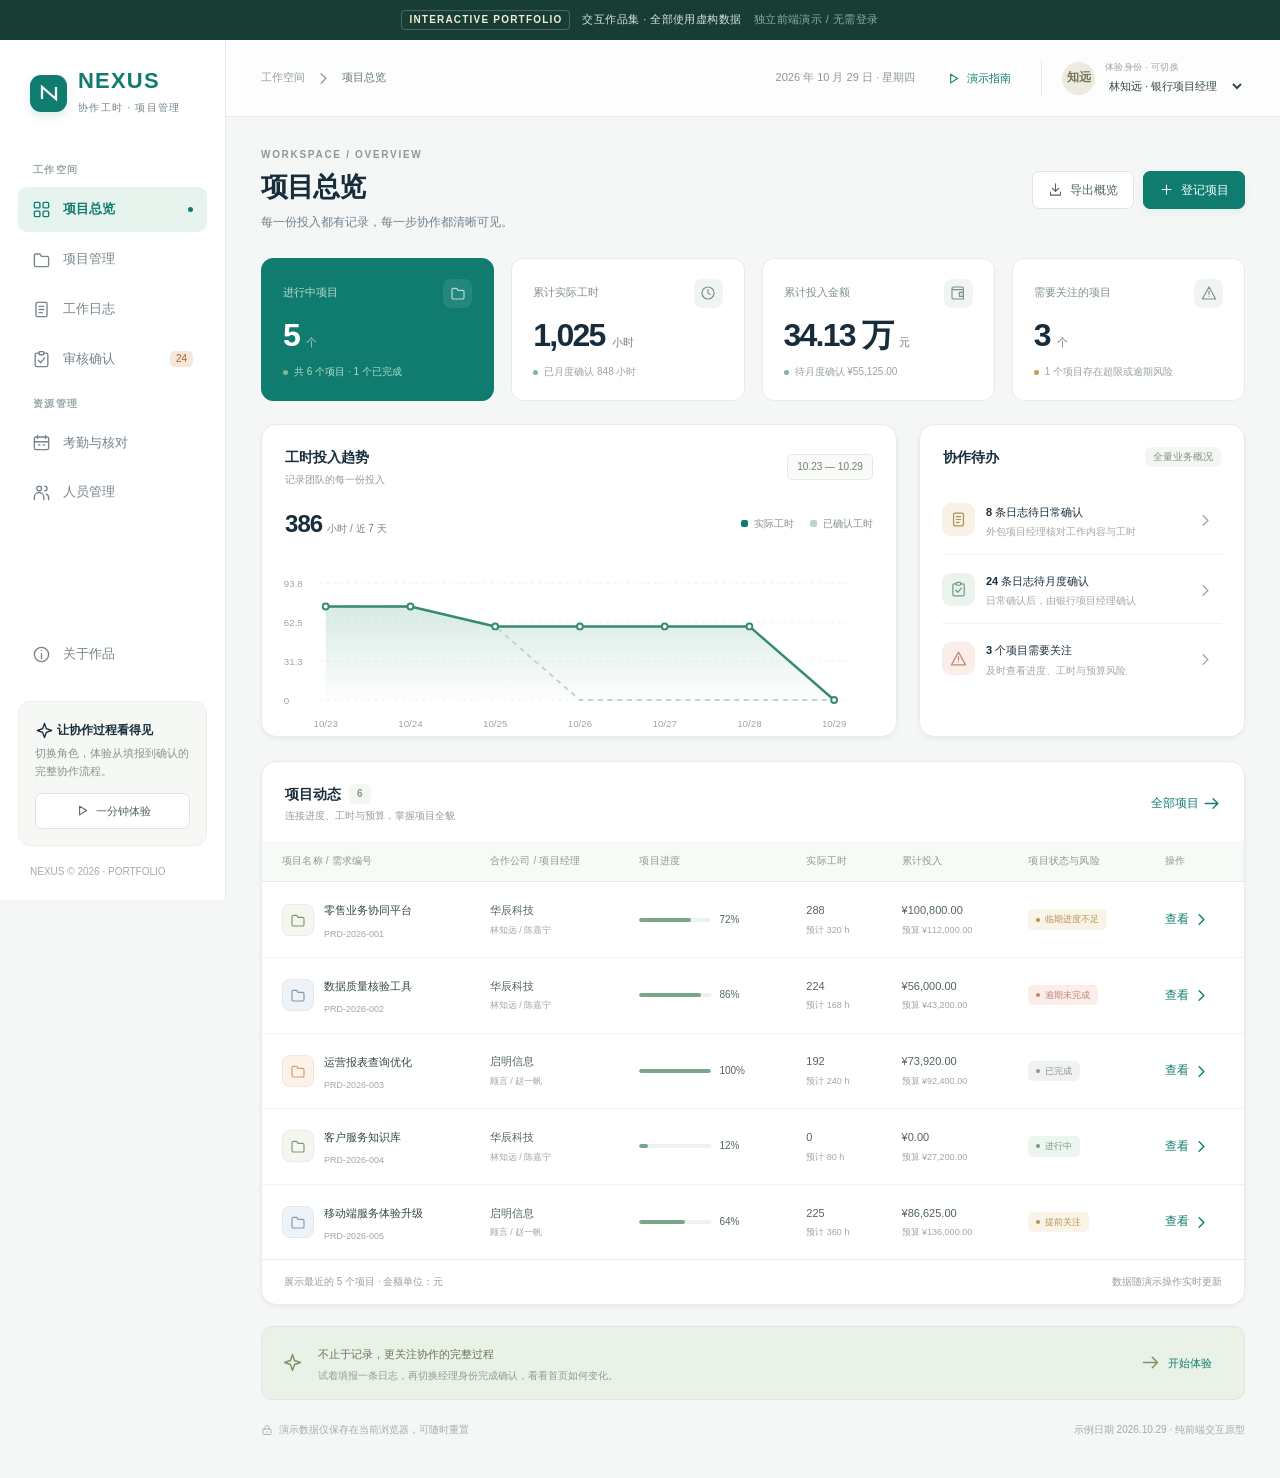
<file: index.html>
<!doctype html>
<html lang="zh-CN">
<head><meta charset="utf-8"><meta name="viewport" content="width=device-width,initial-scale=1"><meta name="theme-color" content="#107c70"><meta name="description" content="NEXUS 协作工时：外包项目工时与预算管理交互原型。体验日志填报、两级确认、预算预警及项目结算的完整流程。所有业务数据均为虚构。"><title>NEXUS · 协作工时 | 交互作品集</title><link rel="icon" href="data:image/svg+xml,%3Csvg xmlns='http://www.w3.org/2000/svg' viewBox='0 0 64 64'%3E%3Crect width='64' height='64' rx='16' fill='%23107c70'/%3E%3Cpath d='M18 44V20l28 24V20' fill='none' stroke='white' stroke-width='6' stroke-linejoin='round'/%3E%3C/svg%3E"><link rel="stylesheet" href="style.css"><script src="app.js" defer></script></head>
<body><div class="demo-bar"><b>INTERACTIVE PORTFOLIO</b><span>交互作品集 · 全部使用虚构数据</span><span>独立前端演示 / 无需登录</span></div><div id="app"></div><div id="modal-root"></div><div id="toast-root" role="status" aria-live="polite"></div><div id="print-root"></div><noscript>请启用 JavaScript，以体验项目查询、日志填报及审核确认。</noscript></body>
</html>
</file>
<file: style.css>
@charset "UTF-8";
:root{--ink:#182d3b;--muted:#71828c;--line:#e7eceb;--teal:#107c70;--teal-dark:#096054;--mint:#e7f3ed;--bg:#f5f7f6;--white:#fff;--orange:#bd7931;--red:#c3544e;--radius:15px;--shadow:0 4px 24px #193b3010}*{box-sizing:border-box}body{margin:0;color:var(--ink);background:var(--bg);font:14px/1.6 -apple-system,BlinkMacSystemFont,"Segoe UI","PingFang SC","Microsoft YaHei",sans-serif}button,input,select,textarea{font:inherit}button,a,input,select,textarea{-webkit-tap-highlight-color:transparent}button{cursor:pointer}a{color:var(--teal);text-decoration:none}button:disabled{cursor:not-allowed;opacity:.42}button:focus-visible,a:focus-visible,input:focus-visible,select:focus-visible,textarea:focus-visible{outline:3px solid #38a49180;outline-offset:3px}svg{vertical-align:middle;flex-shrink:0}.icon{width:19px;height:19px;stroke:currentColor;fill:none;stroke-width:1.7;stroke-linecap:round;stroke-linejoin:round}.demo-bar{min-height:40px;background:#173d35;color:#d4e6df;display:flex;align-items:center;justify-content:center;gap:12px;font-size:11px;letter-spacing:.04em;padding:8px 18px}.demo-bar b{font-size:10px;letter-spacing:.12em;border:1px solid #ffffff38;border-radius:4px;padding:1px 7px;color:#f2edd5}.demo-bar span:last-child{opacity:.65}.sidebar{width:226px;position:fixed;top:40px;bottom:0;left:0;background:#fff;border-right:1px solid var(--line);padding:30px 18px 20px;display:flex;flex-direction:column;z-index:25}.brand{display:flex;gap:11px;align-items:center;padding:0 12px 32px}.brand-mark{height:37px;width:37px;border-radius:11px;background:var(--teal);color:#fff;display:grid;place-items:center;box-shadow:0 4px 10px #107c7026}.brand-mark svg{width:24px;height:24px}.brand strong{font-size:22px;line-height:1;letter-spacing:.055em;font-weight:750}.brand small{display:block;color:var(--muted);font-size:10px;margin-top:6px;letter-spacing:.13em}.nav-label{color:#9aa7ab;font-size:10px;font-weight:600;letter-spacing:.14em;padding:14px 15px 9px}.nav{display:flex;flex-direction:column;gap:5px}.nav button{border:0;background:transparent;color:#77848b;padding:12px 14px;display:flex;align-items:center;gap:12px;text-align:left;border-radius:9px;font-size:13px;transition:.16s}.nav button:hover{background:#f4f7f5;color:var(--teal)}.nav button.active{background:var(--mint);color:var(--teal);font-weight:650}.nav button.active::after{content:"";width:5px;height:5px;border-radius:100%;background:var(--teal);margin-left:auto}.nav .count{margin-left:auto;font-size:10px;background:#f6e7da;color:#aa6425;border-radius:5px;padding:0 6px}.side-bottom{margin-top:auto}.side-note{background:#f6f8f5;border:1px solid #ecf0e9;border-radius:12px;padding:16px;margin-top:24px}.side-note strong{font-size:12px}.side-note p{color:#889389;font-size:11px;margin:5px 0 12px}.side-note button{font-size:11px;width:100%}.copyright{font-size:10px;color:#a2ada7;padding:18px 12px 0}.shell{margin-left:226px}.topbar{height:77px;display:flex;align-items:center;justify-content:space-between;padding:0 35px;border-bottom:1px solid var(--line);background:#ffffffb8;gap:16px}.breadcrumb{font-size:11px;color:#93a09f;display:flex;align-items:center;gap:9px}.breadcrumb b{color:#647770;font-weight:500}.top-actions{display:flex;gap:18px;align-items:center}.date-label{font-size:11px;color:#8c9995}.role-picker{display:flex;align-items:center;gap:10px;border-left:1px solid var(--line);padding-left:20px}.avatar{width:33px;height:33px;border-radius:50%;background:#edeade;color:#79735c;display:grid;place-items:center;font-size:12px;font-weight:600}.role-picker select{border:0;background:transparent;color:#334a43;font-size:11px;max-width:180px;cursor:pointer}.role-picker small{display:block;font-size:9px;color:#9ca8a2;letter-spacing:.04em}.main{max-width:1600px;margin:0 auto;padding:30px 35px 40px}.page-heading{display:flex;align-items:center;justify-content:space-between;gap:18px;margin-bottom:25px}.eyebrow{font-size:10px;letter-spacing:.17em;color:#8c9a94;font-weight:600;margin-bottom:6px}.page-heading h1{font-size:27px;line-height:1.35;font-weight:650;letter-spacing:-.04em;margin:0}.page-heading p{color:var(--muted);font-size:12px;margin:8px 0 0}.actions{display:flex;align-items:center;gap:9px;flex-wrap:wrap}.btn{display:inline-flex;align-items:center;justify-content:center;gap:7px;border:1px solid #dde5e0;color:#50655c;background:#fff;padding:9px 15px;border-radius:7px;font-size:12px;font-weight:500;line-height:1.5;transition:background .16s,transform .16s;white-space:nowrap}.btn:hover:not(:disabled){background:#f0f6f2}.btn:active:not(:disabled){transform:translateY(1px)}.btn .icon{width:15px;height:15px}.btn.primary{background:var(--teal);border-color:var(--teal);color:#fff;box-shadow:0 3px 8px #107c7014}.btn.primary:hover:not(:disabled){background:var(--teal-dark)}.btn.ghost{border-color:transparent;background:transparent;color:var(--teal)}.btn.danger{color:var(--red);border-color:#edd2cc}.btn.small{font-size:11px;padding:6px 11px}.text-btn{border:0;background:transparent;color:var(--teal);font-size:12px;padding:3px 0}.text-btn:hover{text-decoration:underline}.panel{background:var(--white);border:1px solid var(--line);border-radius:var(--radius);box-shadow:0 2px 4px #163e2910;overflow:hidden}.panel-head{display:flex;align-items:center;justify-content:space-between;gap:16px;padding:21px 23px 17px}.panel-head h2,.section-title{font-size:14px;font-weight:650;margin:0;display:flex;align-items:center;gap:8px}.panel-head p{margin:3px 0 0;color:#929e99;font-size:10px}.panel-body{padding:0 23px 23px}.stats{display:grid;grid-template-columns:repeat(4,minmax(0,1fr));gap:17px;margin-bottom:23px}.stat{background:#fff;border:1px solid var(--line);border-radius:12px;padding:20px 21px;position:relative;min-height:139px}.stat.featured{background:var(--teal);color:white;border-color:var(--teal)}.stat-top{font-size:11px;color:#80908a;display:flex;align-items:center;justify-content:space-between}.stat.featured .stat-top{color:#bbd9ce}.stat-icon{background:#f1f5f2;color:#799087;display:grid;place-items:center;border-radius:8px;width:29px;height:29px}.featured .stat-icon{background:#ffffff16;color:#c0dcd0}.stat-icon .icon{width:16px;height:16px}.stat-value{font-size:32px;letter-spacing:-.055em;font-variant-numeric:tabular-nums;margin-top:7px;font-weight:650;line-height:1.3}.stat-value small{font-size:11px;font-weight:400;letter-spacing:0;margin-left:7px;opacity:.6}.stat-foot{font-size:10px;color:#98a49e;margin-top:8px;display:flex;align-items:center;gap:6px}.stat.featured .stat-foot{color:#b5d9ca}.dot{display:inline-block;width:5px;height:5px;background:#81b49a;border-radius:100%}.dot.amber{background:#cc9d54}.overview-grid{display:grid;grid-template-columns:minmax(0,1.95fr) minmax(280px,1fr);gap:22px;margin-bottom:24px}.chart-summary{display:flex;align-items:center;gap:26px;padding:0 23px}.chart-summary strong{font-size:24px;font-weight:600;letter-spacing:-.04em}.chart-summary small{color:var(--muted);font-size:10px;margin-left:5px}.chart-legend{display:flex;gap:16px;margin-left:auto;font-size:10px;color:#85928b}.chart-legend span{display:flex;align-items:center;gap:6px}.legend-box{width:7px;height:7px;background:var(--teal);border-radius:2px}.legend-box.light{background:#bad7ca}.chart{width:100%;height:193px;padding:9px 15px 0;display:block}.chart text{font-size:10px;fill:#9aa8a0;font-family:inherit}.chart-grid{stroke:#edf1ed;stroke-dasharray:3 4;stroke-width:1}.period{font-size:10px;color:#6d8073;border:1px solid #e3eae4;padding:4px 9px;border-radius:5px;background:#fafbf9}.todo-list{padding:0 22px 5px}.todo{display:flex;gap:11px;border-bottom:1px solid #f0f3ef;padding:14px 0;align-items:center}.todo:last-child{border:0}.todo-symbol{width:33px;height:33px;display:grid;place-items:center;background:#f7f1e6;border-radius:9px;color:#b19155}.todo-symbol.green{background:#eaf3ed;color:#6f9b7e}.todo-symbol.red{background:#fbede8;color:#c48775}.todo-symbol .icon{width:17px;height:17px}.todo-content{flex:1}.todo-content strong{font-size:11px;font-weight:550}.todo-content small{display:block;color:#a0aaa4;font-size:10px;margin-top:2px}.todo button{border:0;background:transparent;color:#9eaaa4;padding:7px}.todo:hover button{color:var(--teal)}.task-total{font-size:10px;padding:2px 8px;background:#f3f6f2;color:#849685;border-radius:6px}.table-scroll{overflow-x:auto}table{border-collapse:collapse;width:100%;text-align:left;font-size:11px;white-space:nowrap}th{font-size:10px;font-weight:500;letter-spacing:.02em;background:#f8faf8;color:#8c9a91;padding:12px 20px;border-bottom:1px solid var(--line)}td{padding:16px 20px;border-bottom:1px solid #f0f3ef;color:#53665b;vertical-align:middle}tbody tr:last-child td{border-bottom:0}tbody tr:hover{background:#fcfdfb}.project-title{display:flex;align-items:center;gap:10px}.project-icon{height:32px;width:32px;border:1px solid #e5ede4;border-radius:8px;display:grid;place-items:center;background:#f4f7ef;color:#829370}.project-icon.blue{background:#eef3f7;border-color:#e1e8f0;color:#8198af}.project-icon.orange{background:#fcf2e8;border-color:#f3e6d5;color:#c7a16e}.project-icon .icon{width:16px;height:16px}.project-title strong{font-weight:550;color:#314b3d;font-size:11px}.subtext{color:#9da99f;font-size:9px;display:block;margin-top:3px}.pill{display:inline-flex;align-items:center;gap:5px;font-size:9px;padding:3px 8px;border-radius:5px;background:#edf5ef;color:#759883;line-height:1.6}.pill::before{content:"";width:4px;height:4px;background:currentColor;border-radius:50%}.pill.amber{background:#faf3e7;color:#b59253}.pill.red{background:#fbeeea;color:#c08371}.pill.gray{background:#f0f2f1;color:#89998f}.progress-row{display:flex;align-items:center;gap:8px;min-width:105px;font-size:10px}.progress{height:4px;background:#edf2ed;width:72px;border-radius:4px;overflow:hidden}.progress i{display:block;height:100%;background:#79a68a;border-radius:4px}.progress.red i{background:#d18c73}.table-footer{padding:14px 22px;border-top:1px solid var(--line);display:flex;justify-content:space-between;font-size:10px;color:#94a197;align-items:center}.pages{display:flex;align-items:center;gap:6px}.pages button{width:25px;height:25px;border:1px solid #e4eae4;border-radius:5px;background:#fff;color:#99a59c;font-size:10px}.pages button.current{background:var(--teal);border-color:var(--teal);color:#fff}.filters{display:flex;align-items:end;gap:12px;padding:18px 22px;border-bottom:1px solid var(--line);flex-wrap:wrap;background:#fff}.field{display:flex;flex-direction:column;gap:6px;flex:1;min-width:130px}.field label{font-size:11px;color:#65796e}.field input,.field select,.field textarea,.filter-input{padding:9px 11px;border:1px solid #dfe7e0;border-radius:6px;min-width:0;background:#fff;color:#3f594a;width:100%;font-size:12px}.field input:disabled,.field select:disabled{background:#f4f6f3;color:#9aa69c}.field textarea{resize:vertical;min-height:100px}.field input::placeholder{color:#a7b2a9}.filters .field{max-width:230px}.table-tools{display:flex;gap:12px;align-items:center}.table-search{border:1px solid #e5ebe5;border-radius:6px;padding:6px 9px;display:flex;align-items:center;gap:8px}.table-search input{border:0;outline:0;width:155px;font-size:10px;color:#5f7366;background:transparent}.table-search .icon{width:13px;height:13px;color:#a4afa6}.section-gap{margin-top:23px}.bottom-note{margin-top:22px;display:flex;align-items:center;justify-content:space-between;font-size:10px;color:#a0ada3;gap:12px}.bottom-note span{display:flex;gap:6px;align-items:center}.bottom-note .icon{height:12px;width:12px}.insight-banner{display:flex;align-items:center;gap:15px;background:#eaf1e7;border:1px solid #dfe8da;padding:15px 20px;border-radius:11px;margin-top:21px}.insight-banner .icon{color:#7d9565;width:21px;height:21px}.insight-banner strong{font-size:11px;font-weight:550;color:#637958}.insight-banner p{font-size:10px;color:#91a084;margin:3px 0 0}.insight-banner button{margin-left:auto}.empty{padding:55px 20px;text-align:center;color:#a0aba2;font-size:12px}.empty .icon{width:32px;height:32px;margin-bottom:10px;color:#a0b6a4}.empty p{margin:0}.tabs{display:flex;gap:26px;border-bottom:1px solid var(--line);padding:0 23px}.tabs button{background:transparent;border:0;color:#93a095;padding:17px 2px 13px;font-size:12px;border-bottom:2px solid transparent}.tabs button.active{color:var(--teal);border-bottom-color:var(--teal);font-weight:600}.detail-grid{display:grid;grid-template-columns:1.5fr 1fr;gap:22px}.key-values{display:grid;grid-template-columns:1fr 1fr;gap:20px;margin:0;padding:21px 0}.key-values dt{font-size:10px;color:#93a094;margin-bottom:4px}.key-values dd{font-size:12px;color:#4d6555;margin:0}.info-strip{padding:13px 18px;border-radius:8px;background:#f1f6f0;color:#7b917b;font-size:11px;margin-bottom:20px;display:flex;align-items:start;gap:9px}.info-strip.amber{background:#fbf5e9;color:#ad8b50}.info-strip.red{background:#fcf0ec;color:#bb7969}.info-strip .icon{width:16px;height:16px;margin-top:2px}.warning-item{padding:13px 0;border-bottom:1px solid #f0f3ed}.warning-item:last-child{border:0}.warning-item strong{font-size:11px;font-weight:500;display:flex;align-items:center;gap:7px}.warning-item p{color:#9ca696;font-size:10px;margin:4px 0 0 18px}.meter-row{display:flex;justify-content:space-between;font-size:11px;margin:18px 0 8px;color:#7a8d7b}.meter-row b{color:#48654e;font-size:12px}.wide-meter{height:6px;background:#eef3eb;border-radius:8px;overflow:hidden}.wide-meter i{display:block;height:100%;background:#8daa72}.wide-meter.red i{background:#cb8e76}.step-list{display:flex;gap:0;padding:24px 0}.step{flex:1;position:relative;font-size:10px;color:#a0ac9f;text-align:center}.step::before{content:"";position:absolute;left:0;right:0;top:13px;height:1px;background:#e3eae0}.step:first-child::before{left:50%}.step:last-child::before{right:50%}.step-circle{width:27px;height:27px;border-radius:50%;background:#f2f5ef;border:4px solid white;position:relative;z-index:1;display:grid;place-items:center;margin:0 auto 7px;font-size:9px}.step.done{color:#6f9b75}.step.done .step-circle{background:var(--teal);color:#fff}.log-content{max-width:350px;white-space:normal;font-size:11px;line-height:1.7}.alert-count{color:#be8a52;font-weight:500}.form-grid{display:grid;grid-template-columns:1fr 1fr;gap:20px}.form-grid .full{grid-column:1/-1}.form-section{padding:22px 24px;border-bottom:1px solid var(--line)}.form-section h3{font-size:13px;margin:0 0 18px;font-weight:600}.form-foot{display:flex;align-items:center;justify-content:space-between;padding:20px 24px;background:#fafcf8;gap:12px}.form-foot .summary{font-size:11px;color:#8c9a85}.form-foot .summary strong{font-size:19px;color:var(--teal);margin:0 10px}.member-row{display:grid;grid-template-columns:1.4fr .7fr .7fr .7fr .7fr 40px;align-items:center;gap:10px;margin-bottom:12px}.member-row input,.member-row select{width:100%;padding:8px;border:1px solid #dde6da;border-radius:6px;font-size:11px;background:#fff;color:#4c6350}.member-row input:disabled{background:#f3f6f0}.member-head{font-size:10px;color:#9ba897;margin-bottom:9px}.row-status{font-size:10px;color:#9caa95}.modal-backdrop{position:fixed;inset:0;background:#152c2560;backdrop-filter:blur(4px);z-index:100;display:flex;align-items:center;justify-content:center;padding:28px}.modal{background:#fff;border:1px solid #ffffff75;box-shadow:0 24px 100px #10281e38;border-radius:18px;max-width:740px;width:100%;max-height:90vh;overflow:auto;animation:appear .18s ease}.modal.wide{max-width:1000px}.modal-head{display:flex;align-items:start;justify-content:space-between;padding:25px 28px 0;gap:20px}.modal-head h2{font-size:21px;margin:0;font-weight:600;letter-spacing:-.035em}.modal-head p{color:#91a08e;font-size:11px;margin:6px 0 0}.close{background:#f4f7f1;border:0;border-radius:50%;width:28px;height:28px;display:grid;place-items:center;color:#91a28c}.close .icon{width:15px;height:15px}.modal-body{padding:23px 28px 28px}.modal-foot{padding:18px 28px;border-top:1px solid var(--line);display:flex;justify-content:end;gap:10px}.toast{position:fixed;left:calc(50% + 113px);bottom:30px;transform:translateX(-50%);padding:13px 22px;background:#193d30;color:#eef5e9;box-shadow:0 6px 30px #1e3e3a30;border-radius:10px;font-size:12px;z-index:160;max-width:80vw;animation:appear .2s ease}.toast.error{background:#a25d46}.guide-intro{background:#173f33;border-radius:12px;color:#e9eedb;padding:24px;margin-bottom:20px;position:relative;overflow:hidden}.guide-intro::after{content:"↗";position:absolute;right:15px;top:-5px;color:#ffffff09;font-size:130px;line-height:1}.guide-intro .eyebrow{color:#a3c0a4}.guide-intro h3{font-size:23px;margin:6px 0 10px;font-weight:500;letter-spacing:-.035em}.guide-intro p{font-size:11px;color:#acc1a8;max-width:470px}.guide-item{display:flex;gap:14px;align-items:center;padding:14px 0;border-bottom:1px solid var(--line)}.guide-number{width:28px;height:28px;border-radius:7px;background:#edf3e6;color:#7d9462;font-size:11px;display:grid;place-items:center}.guide-item strong{font-size:12px;font-weight:550}.guide-item p{font-size:10px;color:#9aa68f;margin:3px 0 0}.guide-item .btn{margin-left:auto}.report{color:#243a2b;line-height:1.8}.report .report-label{font-size:10px;letter-spacing:.18em;color:#92a17e}.report h1{font-size:28px;letter-spacing:-.04em;font-weight:600}.report h3{font-size:13px;margin:28px 0 10px;border-bottom:1px solid #e0e8d9;padding-bottom:10px}.report .key-values{background:#f8faf4;padding:20px;border-radius:10px}.about-hero{padding:40px;background:#173f33;color:#f1f3df;border-radius:16px;position:relative;overflow:hidden}.about-hero::after{content:"N";font-size:290px;position:absolute;right:30px;top:-60px;font-weight:750;color:#ffffff05;line-height:1.1}.about-hero .eyebrow{color:#a6c1a2}.about-hero h2{font-size:34px;line-height:1.45;letter-spacing:-.055em;margin:15px 0;font-weight:500}.about-hero p{max-width:650px;font-size:12px;line-height:2;color:#abc4a4;position:relative;z-index:1}.about-grid{display:grid;grid-template-columns:repeat(3,1fr);gap:20px;margin-top:22px}.about-card{padding:25px}.about-card .eyebrow{font-size:10px;color:#9aa98e}.about-card h3{font-size:15px;font-weight:600;margin:12px 0}.about-card p{font-size:11px;color:#92a086;line-height:1.9}.feature-list{padding:0;list-style:none}.feature-list li{font-size:11px;line-height:2.2;color:#7c8d73}.feature-list li::before{content:"✓";margin-right:8px;color:#8da977}.upload-area{border:1px dashed #bdcfac;border-radius:12px;background:#f9fcf4;padding:30px;text-align:center}.upload-area p{font-size:11px;color:#99a88b}.upload-area .icon{width:32px;height:32px;color:#95ad7f}.mobile-menu{display:none;background:transparent;border:0;color:var(--teal);padding:4px}.visually-hidden{position:absolute;width:1px;height:1px;padding:0;margin:-1px;overflow:hidden;clip:rect(0,0,0,0);white-space:nowrap;border:0}input[type=checkbox]{accent-color:var(--teal);cursor:pointer}.check-cell{width:40px;padding-right:0}.row-removed{opacity:.5}.nowrap{white-space:nowrap}.mini-summary{display:grid;grid-template-columns:repeat(3,1fr);gap:15px;padding:20px 22px;border-bottom:1px solid var(--line)}.mini-summary span{font-size:10px;color:#9ba992}.mini-summary strong{display:block;font-size:21px;font-weight:600;color:#4b6b43;margin-top:4px}.mini-summary strong small{font-size:10px;margin-left:5px;color:#a4b198;font-weight:400}.approval-foot{display:flex;align-items:center;justify-content:space-between;padding:20px 23px;background:#f9fbf5;border-top:1px solid var(--line);gap:15px}.approval-foot p{font-size:11px;color:#8f9f82;margin:0}.approval-foot strong{color:#5b7c4a}.callout-tag{border:1px solid #dde7d4;font-size:10px;display:inline-flex;color:#82966e;border-radius:20px;padding:3px 11px;margin-bottom:10px}.annotation{font-size:10px;color:#9caa91;margin:12px 0 0}.error-text{color:var(--red);font-size:11px}.select-all-label{display:flex;align-items:center;gap:8px}.mobile-overlay{display:none}.screenshot-label{font-size:10px;color:#99a88a}.note-paragraph{font-size:11px;color:#91a080;line-height:1.9}#print-root{display:none}@keyframes appear{from{opacity:0;translate:0 5px}to{opacity:1;translate:0 0}}@media(min-width:1600px){.main{padding-top:36px}.stats{gap:24px}.overview-grid{gap:24px}.chart{height:225px}.todo{padding:19px 0}td{padding-top:20px;padding-bottom:20px}}@media(max-width:1180px){.sidebar{width:195px;padding-left:12px;padding-right:12px}.shell{margin-left:195px}.topbar{padding:0 25px}.main{padding:25px}.stats{gap:12px}.stat{padding:16px}.stat-value{font-size:27px}.overview-grid{grid-template-columns:1.6fr 1fr;gap:17px}th,td{padding-left:15px;padding-right:15px}.date-label{display:none}.toast{left:calc(50% + 97px)}.chart-legend{gap:7px}.table-search{display:none}}@media(max-width:900px){.overview-grid,.detail-grid{grid-template-columns:1fr}.chart{height:210px}.todo-list{display:grid;grid-template-columns:repeat(3,1fr);gap:20px}.todo{border:0;align-items:start}.todo-content small{font-size:9px}.todo-symbol{width:29px;height:29px}.todo button{display:none}.about-grid{grid-template-columns:1fr}.top-actions{gap:7px}.role-picker{padding-left:10px}.stats{grid-template-columns:repeat(2,1fr)}.member-row{grid-template-columns:1.3fr .7fr .7fr .7fr .7fr 30px;gap:6px}.member-row input,.member-row select{padding:7px 4px}}@media(max-width:680px){.demo-bar{font-size:9px;min-height:35px;gap:7px}.demo-bar span:last-child{display:none}.sidebar{top:35px;width:220px;transform:translateX(-100%);transition:.2s;z-index:60}.sidebar.open{transform:translateX(0)}.mobile-overlay.show{display:block;position:fixed;inset:35px 0 0;background:#183a2940;z-index:55}.shell{margin-left:0}.topbar{height:67px;padding:0 16px}.mobile-menu{display:inline-flex}.breadcrumb{font-size:10px;gap:6px}.top-actions{margin-left:auto}.role-picker{border:0;padding-left:0;gap:6px}.role-picker select{max-width:138px;font-size:10px}.avatar{width:27px;height:27px;font-size:10px}.top-actions>.btn{display:none}.main{padding:22px 16px}.page-heading{align-items:start;gap:12px}.page-heading h1{font-size:23px}.page-heading p{font-size:10px;max-width:235px}.page-heading>.actions{flex-direction:column;align-items:end}.page-heading .btn{font-size:10px;padding:8px 10px}.eyebrow{font-size:9px}.stats{gap:10px;margin-bottom:16px}.stat{min-height:127px;padding:14px}.stat-top{font-size:10px}.stat-value{font-size:27px}.stat-foot{font-size:9px}.stat-icon{width:24px;height:24px}.overview-grid{gap:16px;margin-bottom:16px}.panel-head{padding:17px}.panel-head h2{font-size:13px}.panel-body{padding:0 17px 17px}.chart-summary{padding:0 17px;gap:15px}.chart-summary strong{font-size:22px}.chart-legend{font-size:9px;gap:8px}.chart{height:170px;padding-left:7px;padding-right:7px}.todo-list{padding:0 17px 10px;gap:14px;grid-template-columns:1fr}.todo{padding:8px 0;align-items:center}.todo-content small{font-size:10px}.todo button{display:block}.table-tools>.btn{padding:5px 9px;font-size:10px}.table-footer{padding:12px 17px}.table-scroll table{min-width:680px}.bottom-note{font-size:9px}.bottom-note span:last-child{display:none}.insight-banner{padding:14px;gap:10px}.insight-banner p{font-size:9px}.insight-banner>.btn{font-size:9px;padding:5px 8px}.tabs{gap:20px;padding:0 17px}.tabs button{font-size:11px}.form-grid{grid-template-columns:1fr;gap:15px}.form-grid .full{grid-column:auto}.form-section{padding:20px 17px}.form-foot{padding:16px;flex-wrap:wrap}.form-foot .summary strong{font-size:15px}.member-scroll{overflow-x:auto}.member-row{min-width:590px}.modal-backdrop{padding:12px}.modal{border-radius:13px;max-height:93vh}.modal-head{padding:20px 20px 0}.modal-head h2{font-size:18px}.modal-body{padding:20px}.modal-foot{padding:15px 20px}.toast{left:50%;width:max-content;font-size:11px;max-width:90vw}.guide-intro{padding:20px}.guide-intro h3{font-size:21px}.guide-item{gap:10px}.guide-item .btn{font-size:10px;padding:6px 10px}.guide-item p{max-width:190px;font-size:9px}.key-values{gap:15px}.mini-summary{padding:17px;gap:10px}.mini-summary strong{font-size:18px}.approval-foot{padding:17px;align-items:start}.approval-foot p{font-size:10px}.about-hero{padding:27px}.about-hero h2{font-size:27px}.about-hero p{font-size:11px}.filters{padding:17px;gap:10px}.filters .field{min-width:120px;max-width:none}.role-picker small{font-size:8px}}@media print{body{background:white}.demo-bar,.sidebar,.shell,.modal-backdrop,.toast{display:none!important}#print-root{display:block;padding:20px;font-size:12px}#print-root .report{max-width:100%;margin:0}#print-root table{font-size:10px;white-space:normal}#print-root td,#print-root th{padding:9px}#print-root .report-label{color:#555}.report{break-inside:auto}h3{break-after:avoid}.key-values{break-inside:avoid}@page{size:A4;margin:15mm}}
</file>
